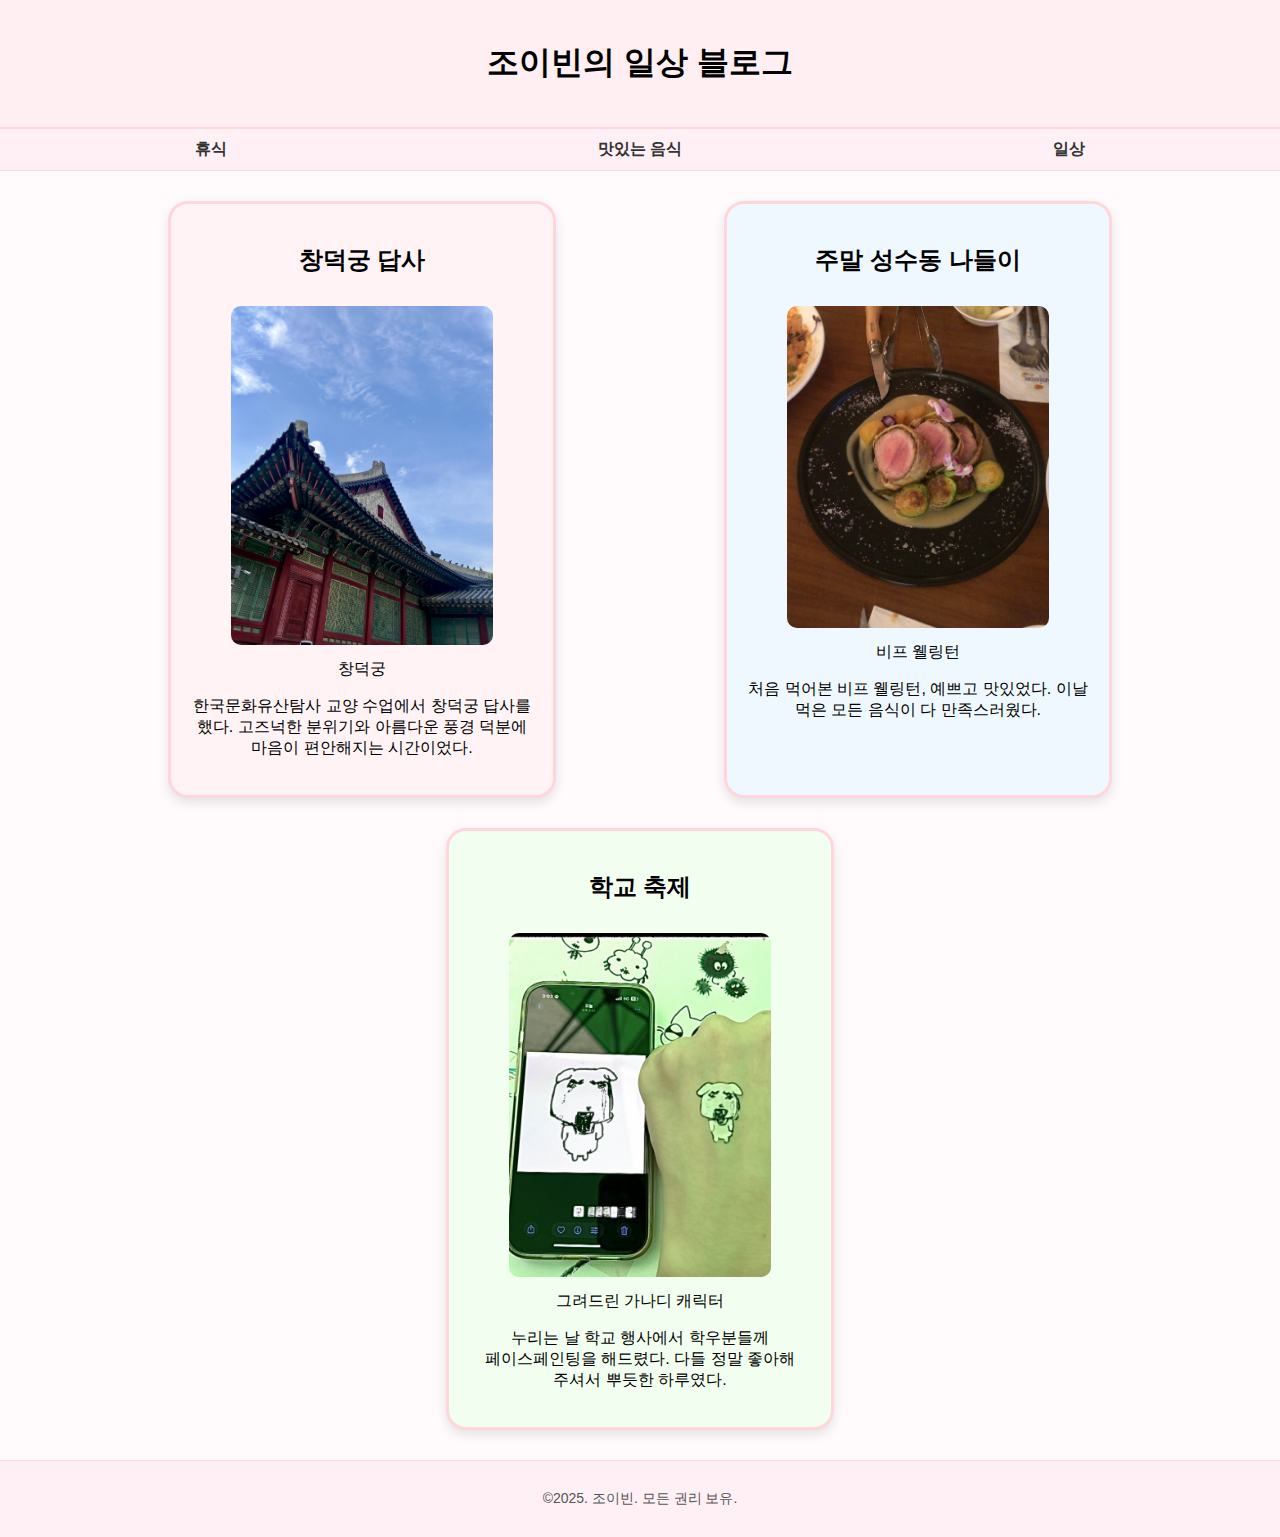
<file: index.html>
<!DOCTYPE html>
<html lang="ko">
<head>
  <meta charset="UTF-8">
  <meta name="viewport" content="width=device-width, initial-scale=1.0">
  <title>blog</title>
  <meta name="description" content="조이빈의 블로그 입니다.">
  <meta name="keywords" content="조이빈, 블로그, 일상">

  <!-- Google / Search Engine Tags -->
<meta itemprop="name" content="blog" />
<meta itemprop="description" content="blog" />
<meta itemprop="image" content="aaa.png" />

<!-- Facebook Meta Tags -->
<meta property="og:url" content="https://github.com/yibin000/blog" />
<meta property="og:type" content="website" />
<meta property="og:title" content="blog" />
<meta property="og:description" content="블로그" />
<meta property="og:image" content="aaa.png" />

<!-- Twitter Meta Tags -->
<meta name="twitter:card" content="summary_large_image" />
<meta name="twitter:title" content="blog" />
<meta name="twitter:description" content="블로그" />
<meta name="twitter:image" content="aaa.png" />

  <link rel="stylesheet" href="style.css">
</head>

<body>
  <header>
    <h1>조이빈의 일상 블로그</h1>
  </header>

  <nav>
    <a href="#rest">휴식</a>
    <a href="#food">맛있는 음식</a>
    <a href="#daily">일상</a>
  </nav>

  <section class="blog-container">
    <article id="rest" class="blog-box pastel-pink">
      <h2>창덕궁 답사</h2>
      <figure>
        <img src="dsg.jpg" alt="푸른 하늘을 배경으로 한 창덕궁 사진">
        <figcaption>창덕궁</figcaption>
      </figure>
      <p>한국문화유산탐사 교양 수업에서 창덕궁 답사를 했다. 고즈넉한 분위기와 아름다운 풍경 덕분에 마음이 편안해지는 시간이었다.</p>
    </article>

    <article id="food" class="blog-box pastel-blue">
      <h2>주말 성수동 나들이</h2>
      <figure>
        <img src="bb.jpg" alt="나무 식탁에 놓인 검은색 접시 위 노란 스프와 돼지고기, 양배추가 올라간 요리">
        <figcaption>비프 웰링턴</figcaption>
      </figure>
      <p>처음 먹어본 비프 웰링턴, 예쁘고 맛있었다. 이날 먹은 모든 음식이 다 만족스러웠다.</p>
    </article>

    <article id="daily" class="blog-box pastel-green">
      <h2>학교 축제</h2>
      <figure>
        <img src="ganadi.jpg" alt="왼쪽엔 가나디 캐릭터가 있고 오른쪽엔 가나디 페이스페인팅 한 손이 있는 사진">
        <figcaption>그려드린 가나디 캐릭터</figcaption>
      </figure>
      <p>누리는 날 학교 행사에서 학우분들께 페이스페인팅을 해드렸다. 다들 정말 좋아해 주셔서 뿌듯한 하루였다.</p>
    </article>
  </section>
  
<footer>
          <p>&copy;2025. 조이빈. 모든 권리 보유.</p>
      </footer>
</body>
</html>
</file>
<file: style.css>
body {
  font-family: "Pretendard", sans-serif;
  background-color: #fffafc;
  margin: 0;
  padding: 0;
  text-align: center;
  word-break: keep-all;
}

header {
  background-color: #ffeef2;
  padding: 20px;
  border-bottom: 2px solid #ffd6dc;
}

nav {
  display: flex;
  justify-content: space-around;
  background-color: #fff0f6;
  padding: 10px;
  border-bottom: 1px solid #ffd6dc;
}

nav a {
  color: #333;
  text-decoration: none;
  font-weight: bold;
}

.blog-container {
  display: flex;
  justify-content: space-evenly;
  flex-wrap: wrap;
  padding: 30px;
  gap: 30px;
}

.blog-box {
  width: 28%;
  border: 3px solid #ffd6dc;
  border-radius: 20px;
  background-color: white;
  padding: 20px;
  box-shadow: 0 5px 12px rgba(0, 0, 0, 0.1);
}

.pastel-pink {
  background-color: #fff3f6;
}

.pastel-blue {
  background-color: #f0f8ff;
}

.pastel-green {
  background-color: #f2fff0;
}

.blog-box img {
  width: 100%;
  border-radius: 10px;
  margin: 10px 0;
}

footer {
  background-color: #fff0f6;
  padding: 15px;
  border-top: 1px solid #ffd6dc;
  font-size: 14px;
  color: #555;
}
</file>
